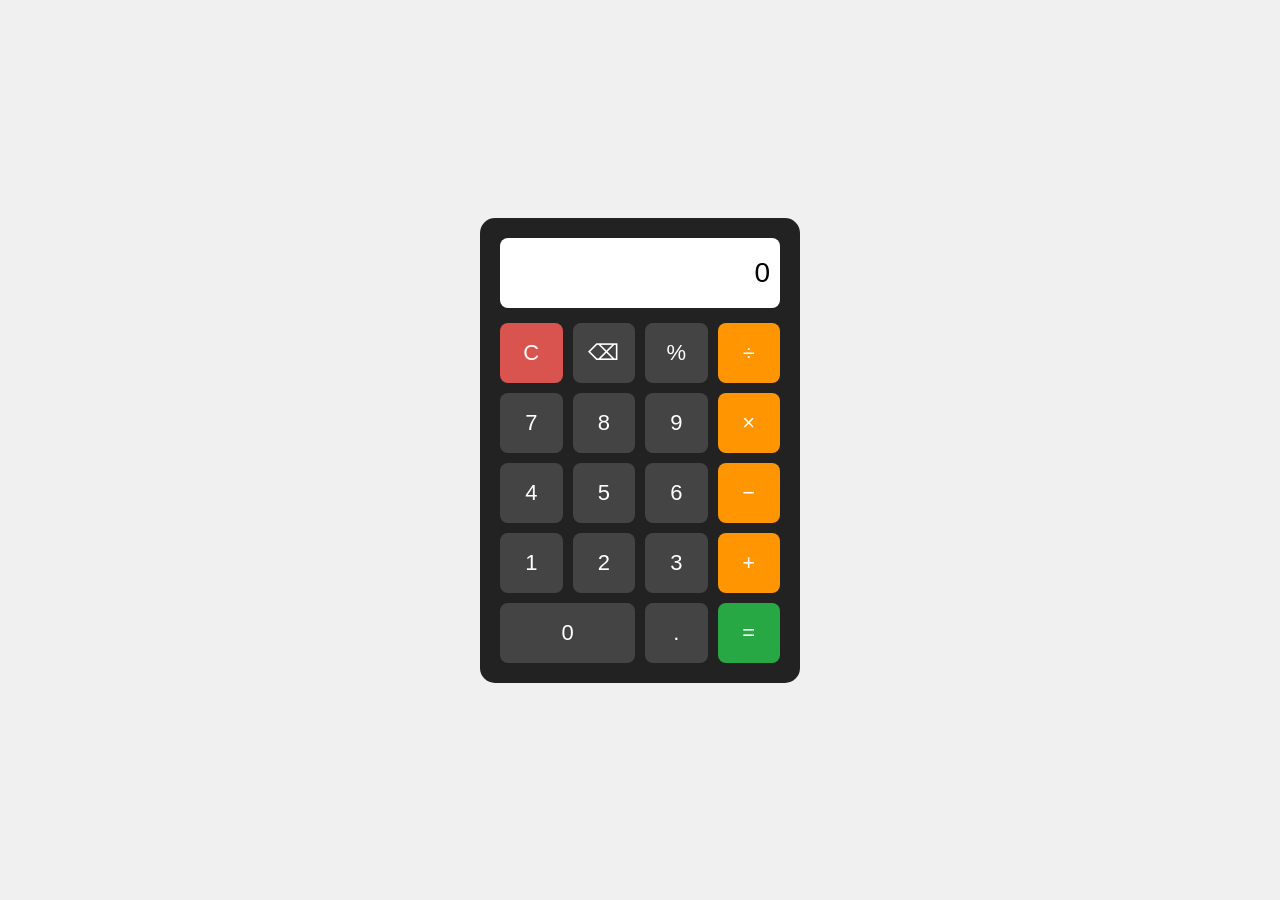
<file: WebDev-L2-Calculator/index.html>
<!DOCTYPE html>
<html lang="en">
<head>
    <meta charset="UTF-8">
    <meta name="viewport" content="width=device-width, initial-scale=1.0">

    <title>Calculator</title>

    <link rel="stylesheet" href="style.css">
</head>

<body>

    <div class="calculator">

        <input type="text" id="display" value="0" readonly>

        <div class="buttons">

            <button class="clear" data-action="clear">C</button>
            <button data-action="backspace">⌫</button>
            <button data-action="operator" data-value="%">%</button>
            <button class="operator" data-action="operator" data-value="/">÷</button>

            <button data-action="number" data-value="7">7</button>
            <button data-action="number" data-value="8">8</button>
            <button data-action="number" data-value="9">9</button>
            <button class="operator" data-action="operator" data-value="*">×</button>

            <button data-action="number" data-value="4">4</button>
            <button data-action="number" data-value="5">5</button>
            <button data-action="number" data-value="6">6</button>
            <button class="operator" data-action="operator" data-value="-">−</button>

            <button data-action="number" data-value="1">1</button>
            <button data-action="number" data-value="2">2</button>
            <button data-action="number" data-value="3">3</button>
            <button class="operator" data-action="operator" data-value="+">+</button>

            <button class="zero" data-action="number" data-value="0">0</button>
            <button data-action="decimal">.</button>
            <button class="equal" data-action="equals">=</button>

        </div>
    </div>

    <script src="script.js"></script>

</body>
</html>
</file>
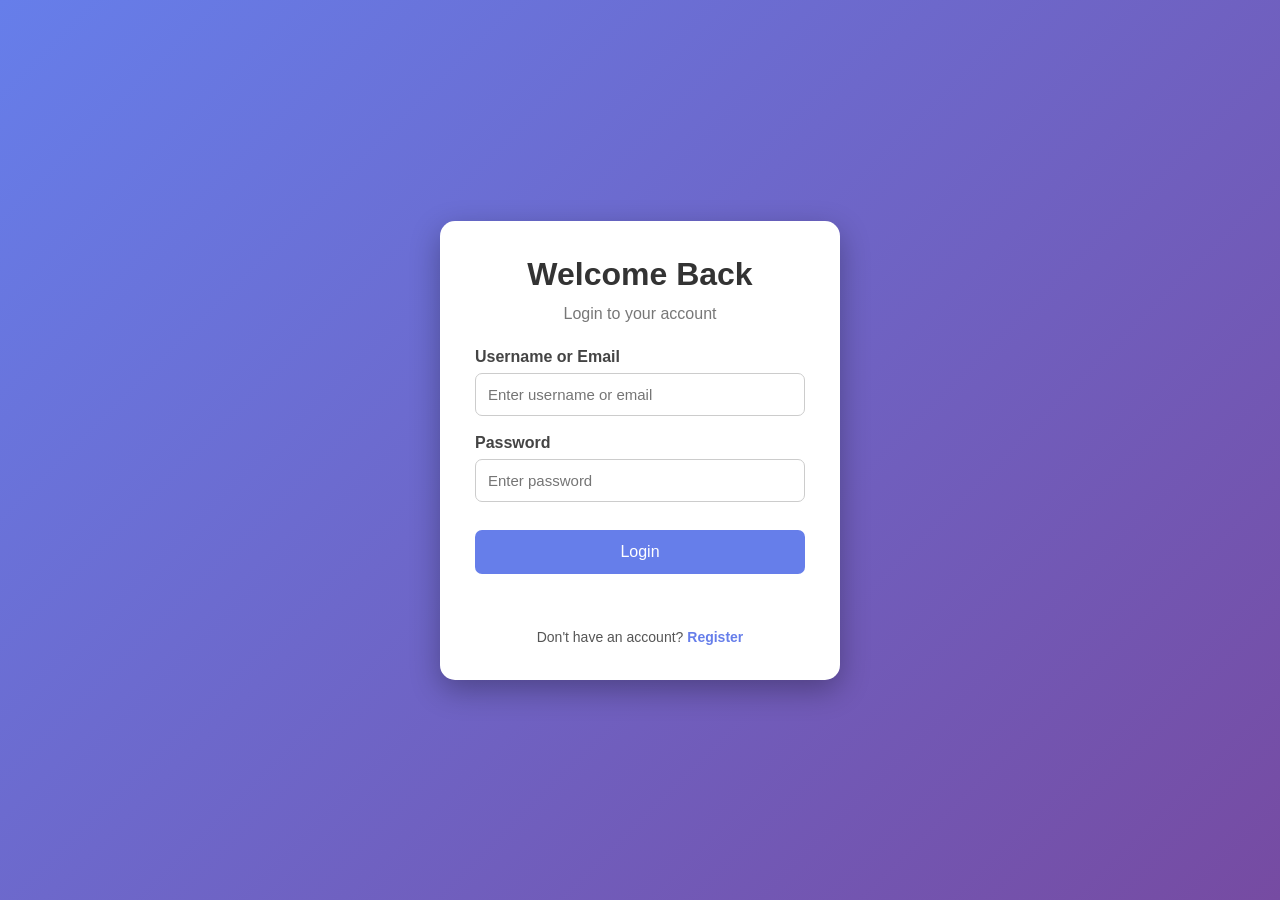
<file: WebDev-L2-LoginAuthenticationSystem/index.html>
<!DOCTYPE html>
<html lang="en">
<head>
    <meta charset="UTF-8">
    <meta name="viewport"
          content="width=device-width, initial-scale=1.0">
    <title>Login Authentication System</title>
    <link rel="stylesheet" href="style.css">
</head>
<body>

    <div class="container">

        <!-- Registration Page -->
        <div id="registerPage" class="page">
            <h1>Create Account</h1>
            <p class="subtitle">Register to get started</p>

            <div class="form-group">
                <label for="registerUsername">Username</label>
                <input type="text" id="registerUsername"
                       placeholder="Enter username">
            </div>

            <div class="form-group">
                <label for="registerEmail">Email</label>
                <input type="email" id="registerEmail"
                       placeholder="Enter email">
            </div>

            <div class="form-group">
                <label for="registerPassword">Password</label>
                <input type="password" id="registerPassword"
                       placeholder="Minimum 8 characters and 1 number">
            </div>

            <button onclick="registerUser()">Register</button>

            <p id="registerMessage" class="message"
               aria-live="polite"></p>

            <div class="switch">
                Already have an account?
                <a href="#" onclick="showLogin(); return false;">
                    Login
                </a>
            </div>
        </div>

        <!-- Login Page -->
        <div id="loginPage" class="page">
            <h1>Welcome Back</h1>
            <p class="subtitle">Login to your account</p>

            <div class="form-group">
                <label for="loginUser">Username or Email</label>
                <input type="text" id="loginUser"
                       placeholder="Enter username or email">
            </div>

            <div class="form-group">
                <label for="loginPassword">Password</label>
                <input type="password" id="loginPassword"
                       placeholder="Enter password">
            </div>

            <button onclick="loginUser()">Login</button>

            <p id="loginMessage" class="message"
               aria-live="polite"></p>

            <div class="switch">
                Don't have an account?
                <a href="#" onclick="showRegister(); return false;">
                    Register
                </a>
            </div>
        </div>

        <!-- Protected Dashboard -->
        <div id="dashboardPage" class="page dashboard">
            <div class="welcome-icon">✓</div>
            <h1>Dashboard</h1>
            <h2 id="welcomeMessage"></h2>

            <p>You have successfully logged in.</p>
            <p class="protected">This is your protected page.</p>

            <button id="logoutBtn" onclick="logoutUser()">
                Logout
            </button>
        </div>

    </div>

    <script src="script.js"></script>
</body>
</html>
</file>
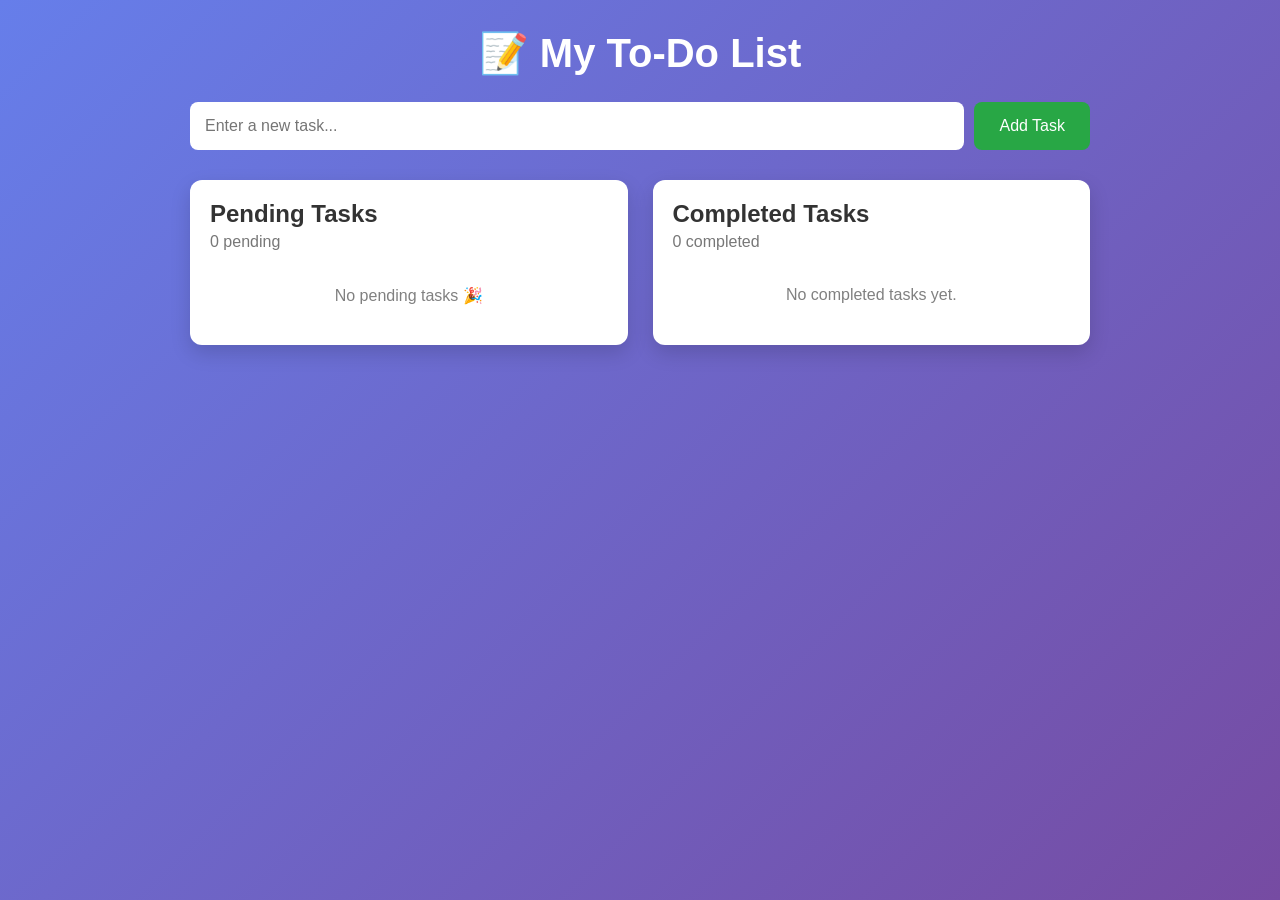
<file: WebDev-l2-ToDoWebApp/index.html>
<!DOCTYPE html>
<html lang="en">
<head>
    <meta charset="UTF-8">
    <meta name="viewport" content="width=device-width, initial-scale=1.0">

    <title>To-Do Web App</title>

    <link rel="stylesheet" href="style.css">
</head>

<body>

    <div class="container">

        <h1>📝 My To-Do List</h1>

        <!-- Add Task -->
        <div class="add-task">

            <input
                type="text"
                id="taskInput"
                placeholder="Enter a new task..."
            >

            <button id="addButton">
                Add Task
            </button>

        </div>

        <!-- Task Sections -->
        <div class="task-container">

            <!-- Pending Tasks -->
            <div class="task-section">

                <h2>Pending Tasks</h2>

                <p class="count" id="pendingCount">
                    0 pending
                </p>

                <div id="pendingTasks">
                    <p class="empty">
                        No pending tasks 🎉
                    </p>
                </div>

            </div>

            <!-- Completed Tasks -->
            <div class="task-section">

                <h2>Completed Tasks</h2>

                <p class="count" id="completedCount">
                    0 completed
                </p>

                <div id="completedTasks">
                    <p class="empty">
                        No completed tasks yet.
                    </p>
                </div>

            </div>

        </div>

    </div>

    <script src="script.js"></script>

</body>
</html>
</file>
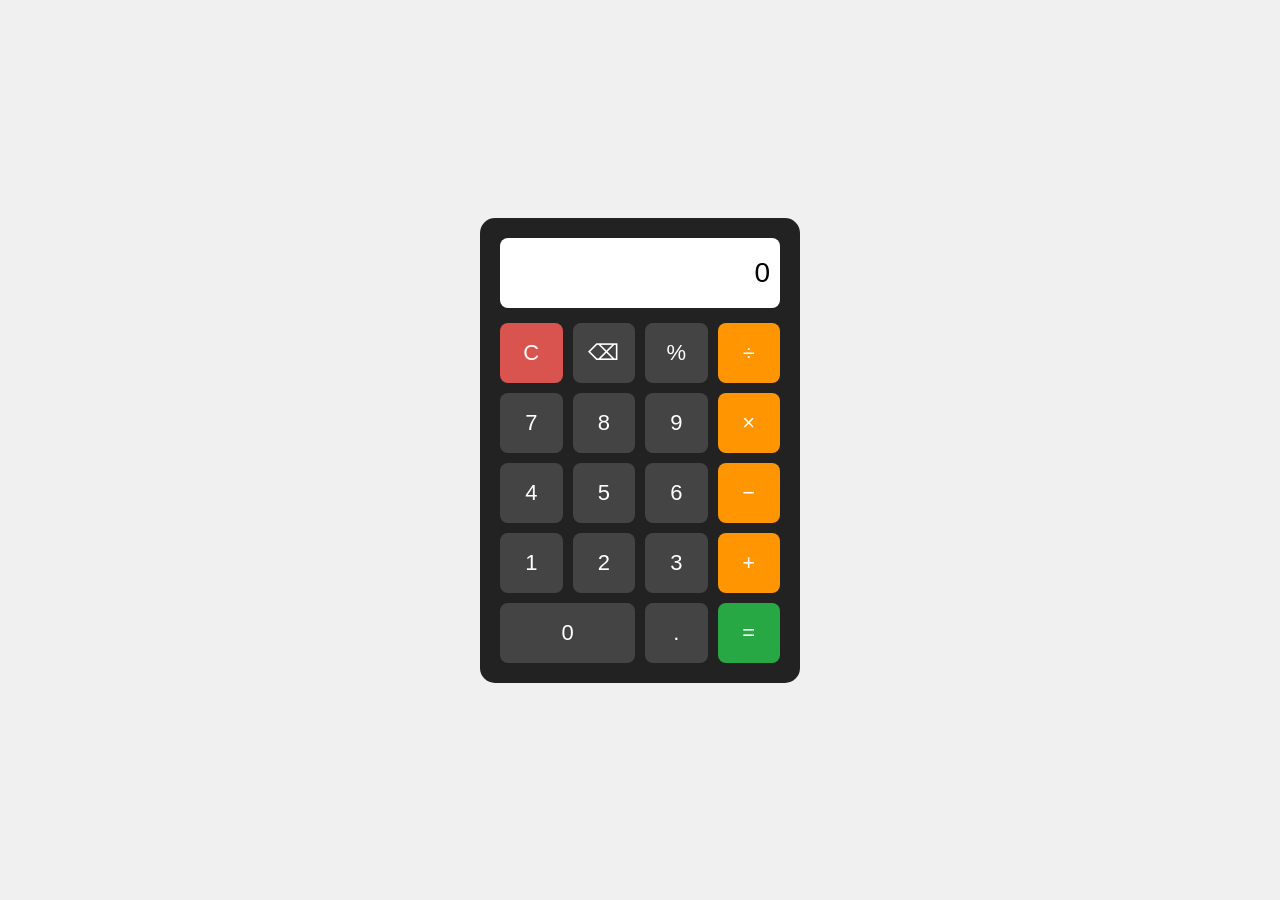
<file: calculator code.html>
<!DOCTYPE html>
<html lang="en">
<head>
    <meta charset="UTF-8">
    <meta name="viewport" content="width=device-width, initial-scale=1.0">

    <title>Calculator</title>

    <style>
        * {
            box-sizing: border-box;
        }

        body {
            margin: 0;
            min-height: 100vh;
            display: flex;
            justify-content: center;
            align-items: center;
            background: #f0f0f0;
            font-family: Arial, sans-serif;
        }

        .calculator {
            width: 320px;
            padding: 20px;
            background: #222;
            border-radius: 15px;
        }

        #display {
            width: 100%;
            height: 70px;
            margin-bottom: 15px;
            padding: 10px;
            font-size: 28px;
            text-align: right;
            border: none;
            border-radius: 8px;
            background: white;
            color: black;
        }

        .buttons {
            display: grid;
            grid-template-columns: repeat(4, 1fr);
            gap: 10px;
        }

        button {
            height: 60px;
            font-size: 22px;
            border: none;
            border-radius: 8px;
            cursor: pointer;
            background: #444;
            color: white;
        }

        button:hover {
            opacity: 0.8;
        }

        .operator {
            background: #ff9500;
        }

        .clear {
            background: #d9534f;
        }

        .equal {
            background: #28a745;
        }

        .zero {
            grid-column: span 2;
        }
    </style>
</head>

<body>

    <div class="calculator">

        <input type="text" id="display" value="0" readonly>

        <div class="buttons">

            <button class="clear" data-action="clear">C</button>
            <button data-action="backspace">⌫</button>
            <button data-action="operator" data-value="%">%</button>
            <button class="operator" data-action="operator" data-value="/">÷</button>

            <button data-action="number" data-value="7">7</button>
            <button data-action="number" data-value="8">8</button>
            <button data-action="number" data-value="9">9</button>
            <button class="operator" data-action="operator" data-value="*">×</button>

            <button data-action="number" data-value="4">4</button>
            <button data-action="number" data-value="5">5</button>
            <button data-action="number" data-value="6">6</button>
            <button class="operator" data-action="operator" data-value="-">−</button>

            <button data-action="number" data-value="1">1</button>
            <button data-action="number" data-value="2">2</button>
            <button data-action="number" data-value="3">3</button>
            <button class="operator" data-action="operator" data-value="+">+</button>

            <button class="zero" data-action="number" data-value="0">0</button>
            <button data-action="decimal">.</button>
            <button class="equal" data-action="equals">=</button>

        </div>
    </div>

    <script>
        const display = document.getElementById("display");
        const buttons = document.querySelector(".buttons");

        let expression = "";
        let justCalculated = false;

        function updateDisplay() {
            display.value = expression || "0";
        }

        function isOperator(char) {
            return ["+", "-", "*", "/", "%"].includes(char);
        }

        function appendNumber(number) {
            if (justCalculated) {
                expression = "";
                justCalculated = false;
            }

            expression += number;
            updateDisplay();
        }

        function appendDecimal() {
            if (justCalculated) {
                expression = "";
                justCalculated = false;
            }

            const parts = expression.split(/[+\-*/%]/);
            const currentNumber = parts[parts.length - 1];

            if (!currentNumber.includes(".")) {
                if (currentNumber === "") {
                    expression += "0.";
                } else {
                    expression += ".";
                }
            }

            updateDisplay();
        }

        function appendOperator(operator) {
            if (expression === "") return;

            justCalculated = false;

            const lastChar = expression.slice(-1);

            if (isOperator(lastChar)) {
                expression = expression.slice(0, -1);
            }

            expression += operator;
            updateDisplay();
        }

        function clearDisplay() {
            expression = "";
            justCalculated = false;
            updateDisplay();
        }

        function backspace() {
            expression = expression.slice(0, -1);
            justCalculated = false;
            updateDisplay();
        }

        function tokenize(input) {
            const tokens = [];
            let number = "";

            for (let char of input) {
                if ((char >= "0" && char <= "9") || char === ".") {
                    number += char;
                } else if (isOperator(char)) {
                    if (number !== "") {
                        tokens.push(parseFloat(number));
                        number = "";
                    }

                    tokens.push(char);
                } else {
                    throw new Error("Invalid input");
                }
            }

            if (number !== "") {
                tokens.push(parseFloat(number));
            }

            return tokens;
        }

        function calculate() {
            if (expression === "") return;

            try {
                const tokens = tokenize(expression);

                if (typeof tokens[tokens.length - 1] === "string") {
                    throw new Error("Invalid expression");
                }

                let values = tokens.slice();
                let i = 0;

                // Multiplication, division and modulo
                while (i < values.length) {
                    if (
                        values[i] === "*" ||
                        values[i] === "/" ||
                        values[i] === "%"
                    ) {
                        const left = values[i - 1];
                        const right = values[i + 1];

                        let result;

                        if (values[i] === "*") {
                            result = left * right;
                        } else if (values[i] === "/") {
                            if (right === 0) {
                                throw new Error("Cannot divide by zero");
                            }

                            result = left / right;
                        } else {
                            if (right === 0) {
                                throw new Error("Cannot divide by zero");
                            }

                            result = left % right;
                        }

                        values.splice(i - 1, 3, result);
                        i = 0;
                    } else {
                        i++;
                    }
                }

                // Addition and subtraction
                let result = values[0];

                for (let j = 1; j < values.length; j += 2) {
                    const operator = values[j];
                    const number = values[j + 1];

                    if (operator === "+") {
                        result += number;
                    } else if (operator === "-") {
                        result -= number;
                    }
                }

                if (!Number.isFinite(result)) {
                    throw new Error("Invalid result");
                }

                expression = String(
                    Math.round((result + Number.EPSILON) * 100000000) / 100000000
                );

                justCalculated = true;
                updateDisplay();

            } catch (error) {
                display.value = error.message;
                expression = "";
                justCalculated = true;
            }
        }

        buttons.addEventListener("click", function (event) {
            const button = event.target;

            if (button.tagName !== "BUTTON") return;

            const action = button.dataset.action;
            const value = button.dataset.value;

            if (action === "number") {
                appendNumber(value);
            } else if (action === "decimal") {
                appendDecimal();
            } else if (action === "operator") {
                appendOperator(value);
            } else if (action === "clear") {
                clearDisplay();
            } else if (action === "backspace") {
                backspace();
            } else if (action === "equals") {
                calculate();
            }
        });
    </script>

</body>
</html>
</file>
<file: WebDev-L2-Calculator/style.css>
* {
    box-sizing: border-box;
}

body {
    margin: 0;
    min-height: 100vh;

    display: flex;
    justify-content: center;
    align-items: center;

    background: #f0f0f0;
    font-family: Arial, sans-serif;
}

.calculator {
    width: 320px;
    padding: 20px;

    background: #222;
    border-radius: 15px;
}

#display {
    width: 100%;
    height: 70px;

    margin-bottom: 15px;
    padding: 10px;

    font-size: 28px;
    text-align: right;

    border: none;
    border-radius: 8px;

    background: white;
    color: black;
}

.buttons {
    display: grid;

    grid-template-columns: repeat(4, 1fr);
    gap: 10px;
}

button {
    height: 60px;

    font-size: 22px;

    border: none;
    border-radius: 8px;

    cursor: pointer;

    background: #444;
    color: white;
}

button:hover {
    opacity: 0.8;
}

.operator {
    background: #ff9500;
}

.clear {
    background: #d9534f;
}

.equal {
    background: #28a745;
}

.zero {
    grid-column: span 2;
}
</file>
<file: WebDev-L2-LoginAuthenticationSystem/style.css>
* {
    margin: 0;
    padding: 0;
    box-sizing: border-box;
}

body {
    font-family: Arial, sans-serif;
    background: linear-gradient(135deg, #667eea, #764ba2);
    min-height: 100vh;
    display: flex;
    justify-content: center;
    align-items: center;
    padding: 20px;
}

.container {
    width: 100%;
    max-width: 400px;
    background: white;
    padding: 35px;
    border-radius: 15px;
    box-shadow: 0 10px 30px rgba(0, 0, 0, 0.3);
}

.page {
    display: none;
}

h1 {
    text-align: center;
    color: #333;
    margin-bottom: 12px;
}

.subtitle {
    text-align: center;
    color: #777;
    margin-bottom: 25px;
}

.form-group {
    margin-bottom: 18px;
}

label {
    display: block;
    margin-bottom: 7px;
    font-weight: bold;
    color: #444;
}

input {
    width: 100%;
    padding: 12px;
    border: 1px solid #ccc;
    border-radius: 7px;
    font-size: 15px;
    outline: none;
}

input:focus {
    border-color: #667eea;
    box-shadow: 0 0 0 3px rgba(102, 126, 234, 0.15);
}

button {
    width: 100%;
    padding: 13px;
    border: none;
    border-radius: 7px;
    background: #667eea;
    color: white;
    font-size: 16px;
    cursor: pointer;
    margin-top: 10px;
    transition: background 0.2s;
}

button:hover {
    background: #5568d8;
}

.message {
    margin-top: 15px;
    text-align: center;
    font-size: 14px;
    min-height: 18px;
}

.error {
    color: #dc3545;
}

.success {
    color: #198754;
}

.switch {
    text-align: center;
    margin-top: 22px;
    color: #555;
    font-size: 14px;
}

.switch a {
    color: #667eea;
    cursor: pointer;
    font-weight: bold;
    text-decoration: none;
}

.switch a:hover {
    text-decoration: underline;
}

.dashboard {
    text-align: center;
}

.dashboard h2 {
    color: #667eea;
    margin: 15px 0;
}

.dashboard p {
    margin: 15px 0;
    color: #555;
}

.welcome-icon {
    width: 60px;
    height: 60px;
    margin: 0 auto 20px;
    border-radius: 50%;
    background: #e3f6e9;
    color: #198754;
    font-size: 35px;
    line-height: 60px;
    font-weight: bold;
}

.protected {
    font-size: 14px;
    color: #777 !important;
}

#logoutBtn {
    background: #dc3545;
}

#logoutBtn:hover {
    background: #bb2d3b;
}

@media (max-width: 450px) {
    .container {
        padding: 25px 20px;
    }
}
</file>
<file: WebDev-l2-ToDoWebApp/style.css>
* {
    margin: 0;
    padding: 0;
    box-sizing: border-box;
}

body {
    font-family: Arial, sans-serif;

    background: linear-gradient(
        135deg,
        #667eea,
        #764ba2
    );

    min-height: 100vh;

    padding: 30px;
}

.container {
    max-width: 900px;
    margin: auto;
}

h1 {
    text-align: center;
    color: white;

    margin-bottom: 25px;

    font-size: 40px;
}

/* Add Task */

.add-task {
    display: flex;
    gap: 10px;

    margin-bottom: 30px;
}

#taskInput {
    flex: 1;

    padding: 15px;

    border: none;

    border-radius: 8px;

    font-size: 16px;

    outline: none;
}

#addButton {
    padding: 15px 25px;

    border: none;

    background-color: #28a745;

    color: white;

    border-radius: 8px;

    font-size: 16px;

    cursor: pointer;
}

#addButton:hover {
    background-color: #218838;
}

/* Task Sections */

.task-container {
    display: grid;

    grid-template-columns: 1fr 1fr;

    gap: 25px;
}

.task-section {
    background: white;

    padding: 20px;

    border-radius: 12px;

    box-shadow: 0 8px 20px rgba(0, 0, 0, 0.15);
}

.task-section h2 {
    color: #333;

    margin-bottom: 5px;
}

.count {
    color: #777;

    margin-bottom: 15px;
}

/* Task */

.task {
    background-color: #f4f4f4;

    padding: 15px;

    margin-bottom: 12px;

    border-radius: 8px;
}

.task.completed {
    background-color: #d4edda;
}

.task.completed .task-text {
    text-decoration: line-through;

    color: gray;
}

.task-text {
    font-size: 17px;

    margin-bottom: 8px;

    word-break: break-word;
}

.timestamp {
    font-size: 12px;

    color: gray;

    margin-bottom: 10px;
}

/* Buttons */

.buttons {
    display: flex;

    gap: 8px;

    flex-wrap: wrap;
}

button {
    border: none;

    padding: 8px 12px;

    border-radius: 5px;

    cursor: pointer;
}

.complete-btn {
    background-color: #28a745;

    color: white;
}

.complete-btn:hover {
    background-color: #218838;
}

.edit-btn {
    background-color: #007bff;

    color: white;
}

.edit-btn:hover {
    background-color: #0069d9;
}

.delete-btn {
    background-color: #dc3545;

    color: white;
}

.delete-btn:hover {
    background-color: #c82333;
}

.empty {
    color: gray;

    text-align: center;

    padding: 20px;
}

/* Responsive */

@media (max-width: 700px) {

    .task-container {
        grid-template-columns: 1fr;
    }

    .add-task {
        flex-direction: column;
    }

    #addButton {
        width: 100%;
    }

    h1 {
        font-size: 30px;
    }

    body {
        padding: 20px;
    }
}
</file>
